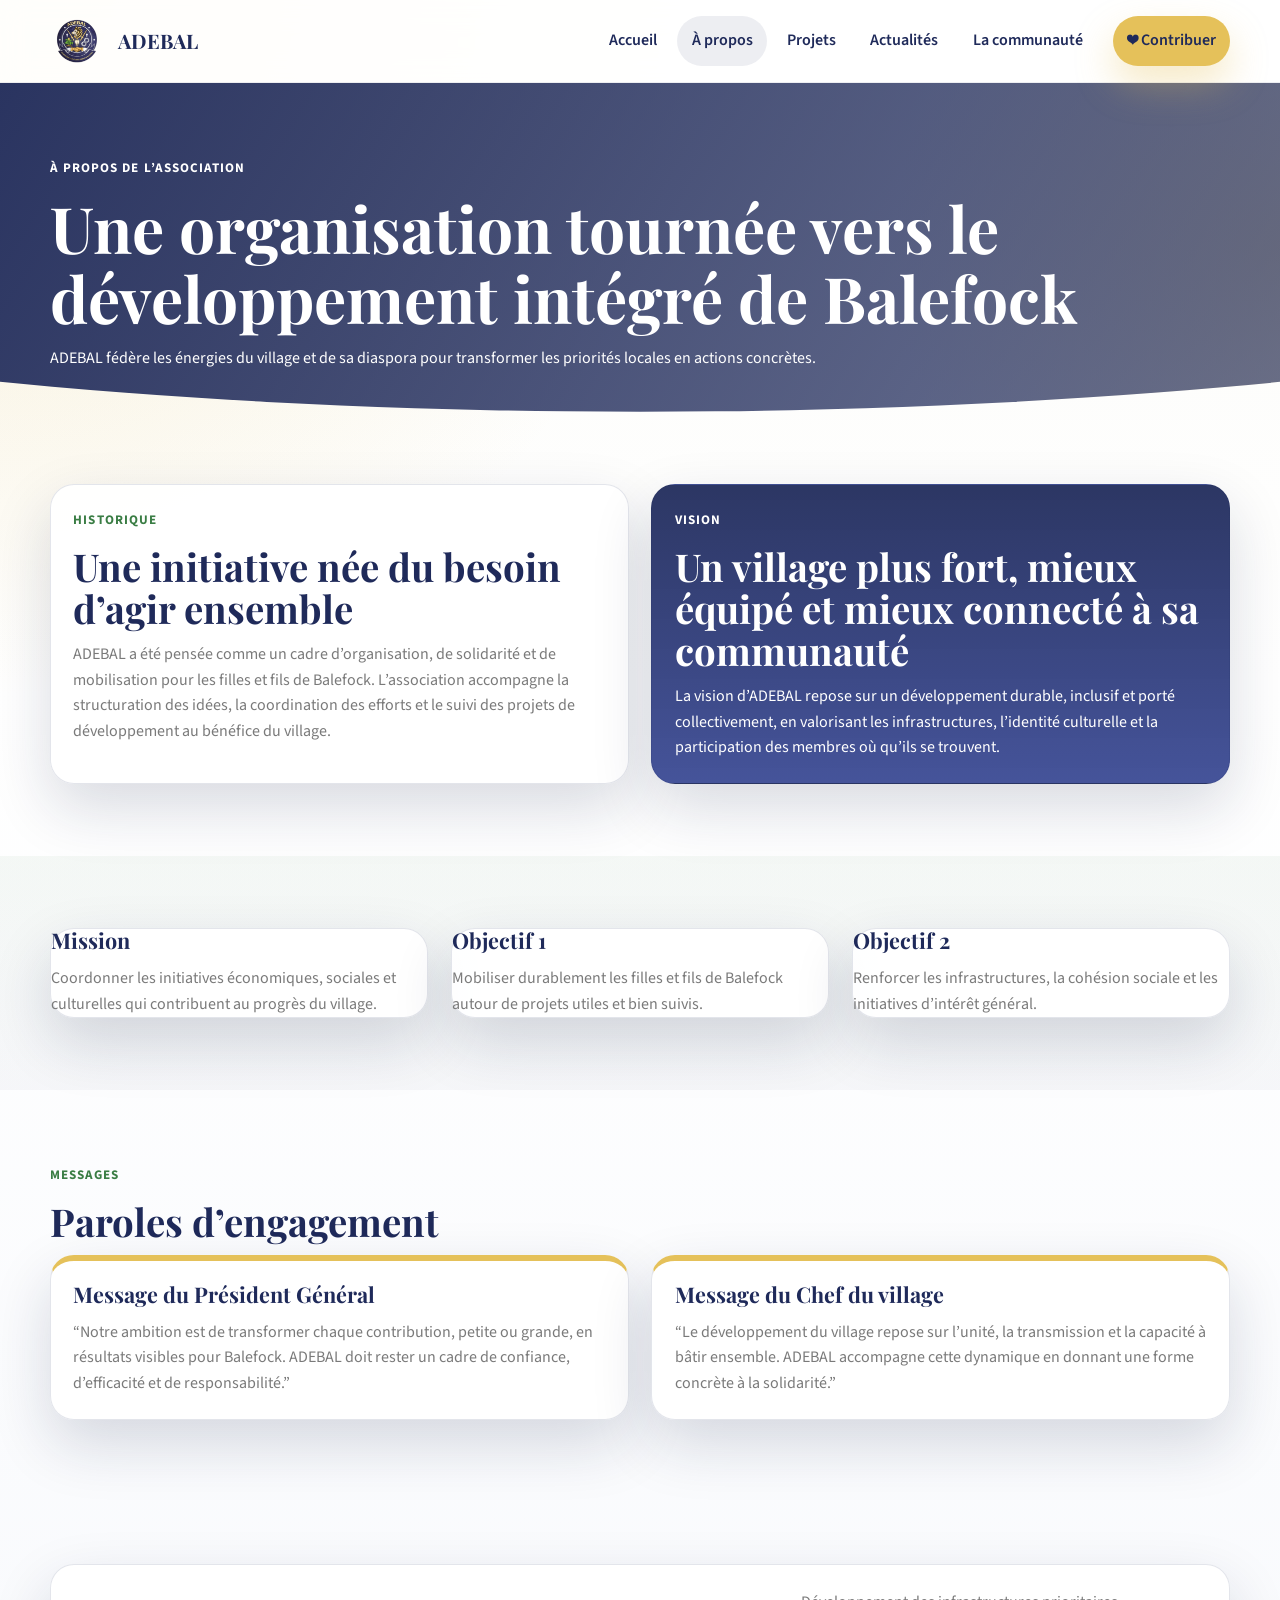
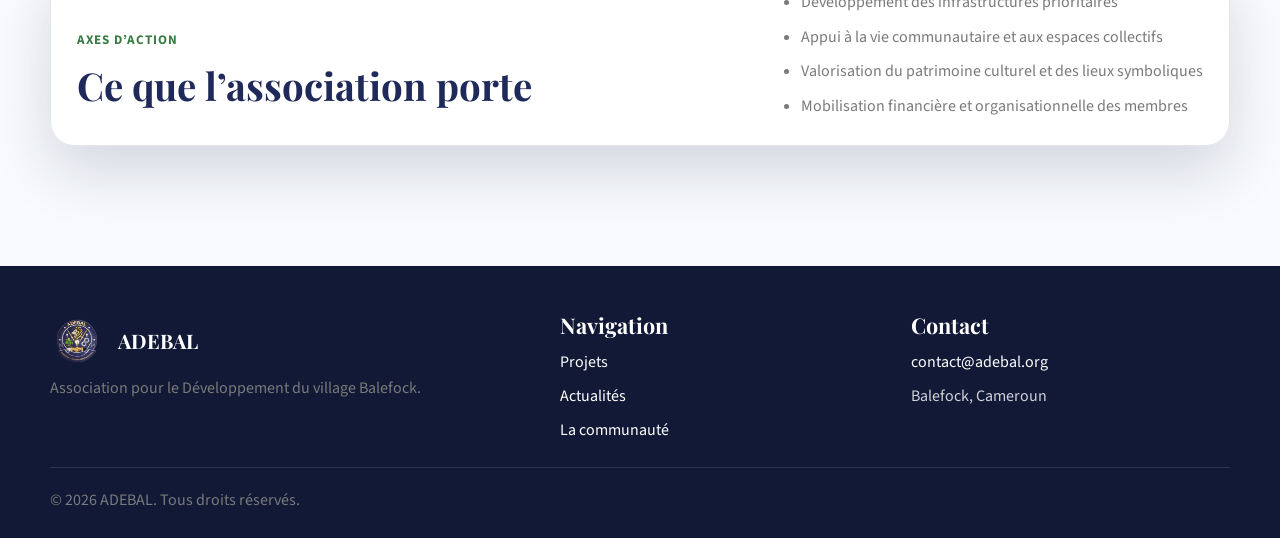
<file: about.html>
<!DOCTYPE html>
<html lang="fr">
<head>
  <meta charset="UTF-8">
  <meta name="viewport" content="width=device-width, initial-scale=1.0">
  <meta name="description" content="Découvrez l'histoire, la mission et la vision de l'association ADEBAL.">
  <title>ADEBAL | À propos</title>
  <link rel="preconnect" href="https://fonts.googleapis.com">
  <link rel="preconnect" href="https://fonts.gstatic.com" crossorigin>
  <link href="https://fonts.googleapis.com/css2?family=Playfair+Display:wght@600;700&family=Source+Sans+3:wght@400;500;600;700&display=swap" rel="stylesheet">
  <link rel="stylesheet" href="assets/css/style.css">
</head>
<body data-page="about">
  <header class="site-header">
    <div class="container nav-shell">
      <a class="brand" href="index.html">
        <img src="assets/images/logo.png" alt="Logo ADEBAL">
        <span>ADEBAL</span>
      </a>
      <button class="nav-toggle" type="button" aria-expanded="false" aria-controls="site-nav" aria-label="Ouvrir le menu">
        <span></span>
        <span></span>
        <span></span>
      </button>
      <nav class="site-nav" id="site-nav">
        <a href="index.html">Accueil</a>
        <a class="active" href="about.html">À propos</a>
        <a href="projects.html">Projets</a>
        <a href="news.html">Actualités</a>
        <a href="community.html">La communauté</a>
        <a class="btn btn-gold nav-cta" href="contribute.html">❤ Contribuer</a>
      </nav>
    </div>
  </header>

  <main>
    <section class="page-hero page-hero-about">
      <div class="container">
        <span class="eyebrow">À propos de l’association</span>
        <h1>Une organisation tournée vers le développement intégré de Balefock</h1>
        <p>ADEBAL fédère les énergies du village et de sa diaspora pour transformer les priorités locales en actions concrètes.</p>
      </div>
    </section>

    <section class="section">
      <div class="container two-column">
        <article class="content-card">
          <span class="eyebrow">Historique</span>
          <h2>Une initiative née du besoin d’agir ensemble</h2>
          <p>
            ADEBAL a été pensée comme un cadre d’organisation, de solidarité et de mobilisation pour les filles et fils
            de Balefock. L’association accompagne la structuration des idées, la coordination des efforts et le suivi des
            projets de développement au bénéfice du village.
          </p>
        </article>
        <article class="content-card accent-card">
          <span class="eyebrow">Vision</span>
          <h2>Un village plus fort, mieux équipé et mieux connecté à sa communauté</h2>
          <p>
            La vision d’ADEBAL repose sur un développement durable, inclusif et porté collectivement, en valorisant les
            infrastructures, l’identité culturelle et la participation des membres où qu’ils se trouvent.
          </p>
        </article>
      </div>
    </section>

    <section class="section section-soft">
      <div class="container three-column">
        <article class="info-block">
          <h3>Mission</h3>
          <p>Coordonner les initiatives économiques, sociales et culturelles qui contribuent au progrès du village.</p>
        </article>
        <article class="info-block">
          <h3>Objectif 1</h3>
          <p>Mobiliser durablement les filles et fils de Balefock autour de projets utiles et bien suivis.</p>
        </article>
        <article class="info-block">
          <h3>Objectif 2</h3>
          <p>Renforcer les infrastructures, la cohésion sociale et les initiatives d’intérêt général.</p>
        </article>
      </div>
    </section>

    <section class="section">
      <div class="container section-head">
        <div>
          <span class="eyebrow">Messages</span>
          <h2>Paroles d’engagement</h2>
        </div>
      </div>
      <div class="container two-column">
        <article class="message-card">
          <h3>Message du Président Général</h3>
          <p>
            “Notre ambition est de transformer chaque contribution, petite ou grande, en résultats visibles pour Balefock.
            ADEBAL doit rester un cadre de confiance, d’efficacité et de responsabilité.”
          </p>
        </article>
        <article class="message-card">
          <h3>Message du Chef du village</h3>
          <p>
            “Le développement du village repose sur l’unité, la transmission et la capacité à bâtir ensemble.
            ADEBAL accompagne cette dynamique en donnant une forme concrète à la solidarité.”
          </p>
        </article>
      </div>
    </section>

    <section class="section">
      <div class="container split-panel">
        <div>
          <span class="eyebrow">Axes d’action</span>
          <h2>Ce que l’association porte</h2>
        </div>
        <ul class="clean-list">
          <li>Développement des infrastructures prioritaires</li>
          <li>Appui à la vie communautaire et aux espaces collectifs</li>
          <li>Valorisation du patrimoine culturel et des lieux symboliques</li>
          <li>Mobilisation financière et organisationnelle des membres</li>
        </ul>
      </div>
    </section>
  </main>

  <footer class="site-footer">
    <div class="container footer-grid">
      <div>
        <a class="brand footer-brand" href="index.html">
          <img src="assets/images/logo.png" alt="Logo ADEBAL">
          <span>ADEBAL</span>
        </a>
        <p>Association pour le Développement du village Balefock.</p>
      </div>
      <div>
        <h3>Navigation</h3>
        <ul>
          <li><a href="projects.html">Projets</a></li>
          <li><a href="news.html">Actualités</a></li>
          <li><a href="community.html">La communauté</a></li>
        </ul>
      </div>
      <div>
        <h3>Contact</h3>
        <ul>
          <li><a href="mailto:contact@adebal.org">contact@adebal.org</a></li>
          <li>Balefock, Cameroun</li>
        </ul>
      </div>
    </div>
    <div class="container footer-bottom">
      <p>© <span id="current-year"></span> ADEBAL. Tous droits réservés.</p>
    </div>
  </footer>

  <script src="assets/js/script.js"></script>
</body>
</html>
</file>
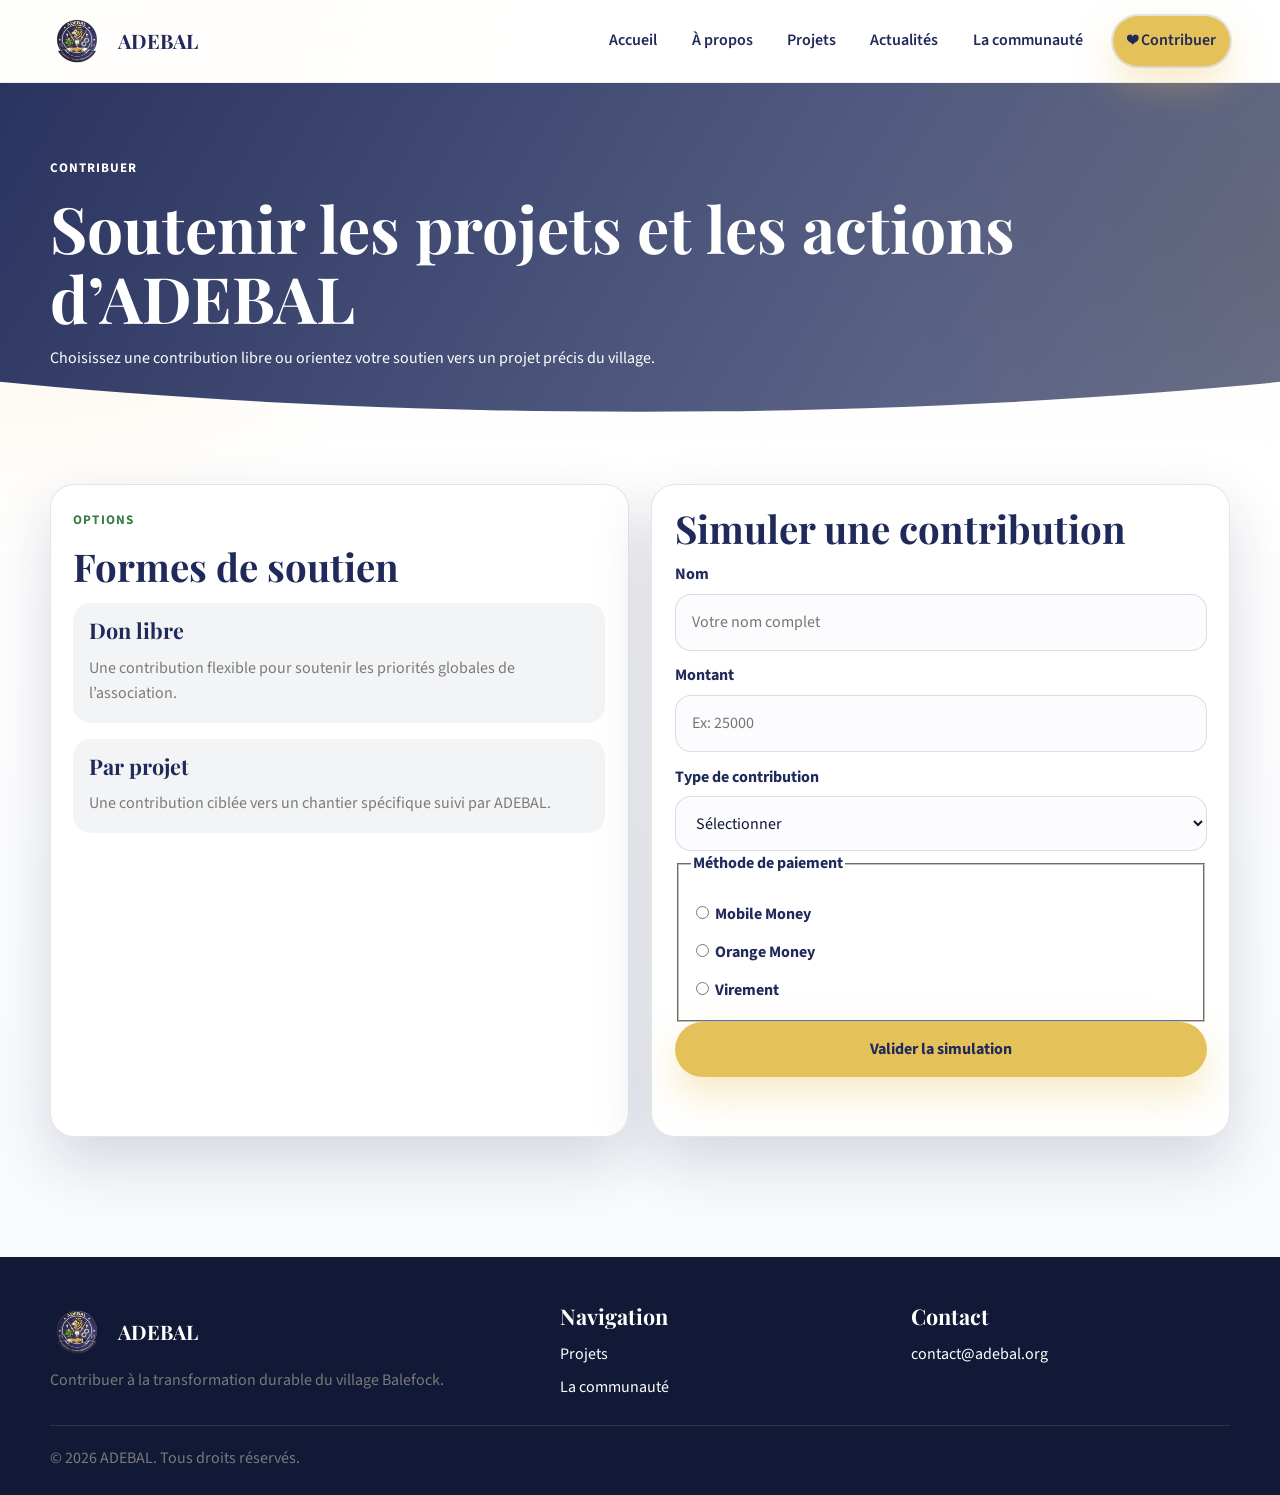
<file: contribute.html>
<!DOCTYPE html>
<html lang="fr">
<head>
  <meta charset="UTF-8">
  <meta name="viewport" content="width=device-width, initial-scale=1.0">
  <meta name="description" content="Contribuez aux actions et projets de développement portés par ADEBAL.">
  <title>ADEBAL | Contribuer</title>
  <link rel="preconnect" href="https://fonts.googleapis.com">
  <link rel="preconnect" href="https://fonts.gstatic.com" crossorigin>
  <link href="https://fonts.googleapis.com/css2?family=Playfair+Display:wght@600;700&family=Source+Sans+3:wght@400;500;600;700&display=swap" rel="stylesheet">
  <link rel="stylesheet" href="assets/css/style.css">
</head>
<body data-page="contribute">
  <header class="site-header">
    <div class="container nav-shell">
      <a class="brand" href="index.html">
        <img src="assets/images/logo.png" alt="Logo ADEBAL">
        <span>ADEBAL</span>
      </a>
      <button class="nav-toggle" type="button" aria-expanded="false" aria-controls="site-nav" aria-label="Ouvrir le menu">
        <span></span>
        <span></span>
        <span></span>
      </button>
      <nav class="site-nav" id="site-nav">
        <a href="index.html">Accueil</a>
        <a href="about.html">À propos</a>
        <a href="projects.html">Projets</a>
        <a href="news.html">Actualités</a>
        <a href="community.html">La communauté</a>
        <a class="btn btn-gold nav-cta active-cta" href="contribute.html">❤ Contribuer</a>
      </nav>
    </div>
  </header>

  <main>
    <section class="page-hero page-hero-contribute">
      <div class="container">
        <span class="eyebrow">Contribuer</span>
        <h1>Soutenir les projets et les actions d’ADEBAL</h1>
        <p>Choisissez une contribution libre ou orientez votre soutien vers un projet précis du village.</p>
      </div>
    </section>

    <section class="section">
      <div class="container contribution-layout">
        <article class="content-card">
          <span class="eyebrow">Options</span>
          <h2>Formes de soutien</h2>
          <div class="option-list">
            <div class="option-item">
              <h3>Don libre</h3>
              <p>Une contribution flexible pour soutenir les priorités globales de l’association.</p>
            </div>
            <div class="option-item">
              <h3>Par projet</h3>
              <p>Une contribution ciblée vers un chantier spécifique suivi par ADEBAL.</p>
            </div>
          </div>
        </article>

        <form class="ui-form donation-form" data-validate>
          <h2>Simuler une contribution</h2>
          <label for="donor-name">Nom</label>
          <input id="donor-name" name="name" type="text" placeholder="Votre nom complet" required>

          <label for="donation-amount">Montant</label>
          <input id="donation-amount" name="amount" type="number" min="1" placeholder="Ex: 25000" required>

          <label for="donation-target">Type de contribution</label>
          <select id="donation-target" name="target" required>
            <option value="">Sélectionner</option>
            <option value="libre">Don libre</option>
            <option value="pont">Travaux du Pont de Nkong</option>
            <option value="cooperative">Rénovation de la coopérative</option>
            <option value="tribune">Construction de la tribune</option>
            <option value="fomenlepe">Construction du lieu sacré Fomenlepe</option>
          </select>

          <fieldset>
            <legend>Méthode de paiement</legend>
            <label class="inline-option"><input type="radio" name="payment" value="mobile-money" required> Mobile Money</label>
            <label class="inline-option"><input type="radio" name="payment" value="orange-money" required> Orange Money</label>
            <label class="inline-option"><input type="radio" name="payment" value="virement" required> Virement</label>
          </fieldset>

          <button class="btn btn-gold full-width" type="submit">Valider la simulation</button>
          <p class="form-feedback" aria-live="polite"></p>
        </form>
      </div>
    </section>
  </main>

  <footer class="site-footer">
    <div class="container footer-grid">
      <div>
        <a class="brand footer-brand" href="index.html">
          <img src="assets/images/logo.png" alt="Logo ADEBAL">
          <span>ADEBAL</span>
        </a>
        <p>Contribuer à la transformation durable du village Balefock.</p>
      </div>
      <div>
        <h3>Navigation</h3>
        <ul>
          <li><a href="projects.html">Projets</a></li>
          <li><a href="community.html">La communauté</a></li>
        </ul>
      </div>
      <div>
        <h3>Contact</h3>
        <ul>
          <li><a href="mailto:contact@adebal.org">contact@adebal.org</a></li>
        </ul>
      </div>
    </div>
    <div class="container footer-bottom">
      <p>© <span id="current-year"></span> ADEBAL. Tous droits réservés.</p>
    </div>
  </footer>

  <script src="assets/js/script.js"></script>
</body>
</html>
</file>
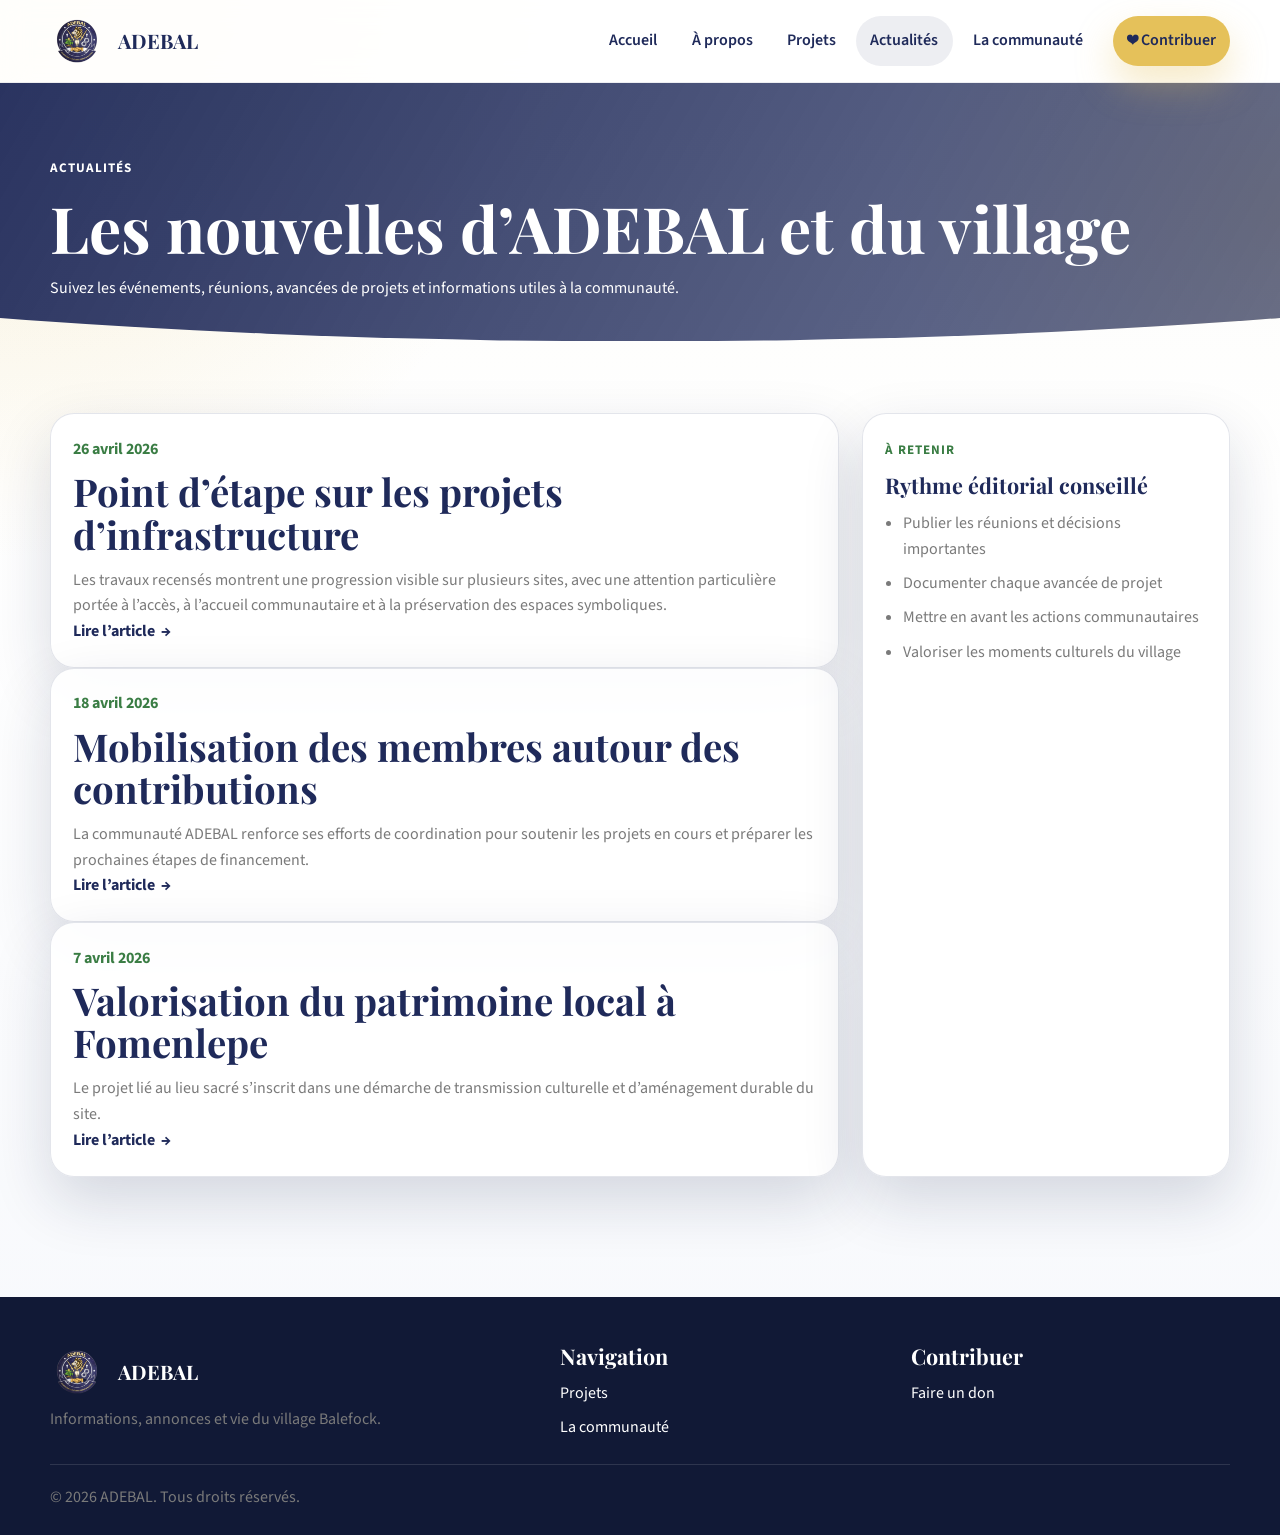
<file: news.html>
<!DOCTYPE html>
<html lang="fr">
<head>
  <meta charset="UTF-8">
  <meta name="viewport" content="width=device-width, initial-scale=1.0">
  <meta name="description" content="Actualités et annonces de l'association ADEBAL et du village Balefock.">
  <title>ADEBAL | Actualités</title>
  <link rel="preconnect" href="https://fonts.googleapis.com">
  <link rel="preconnect" href="https://fonts.gstatic.com" crossorigin>
  <link href="https://fonts.googleapis.com/css2?family=Playfair+Display:wght@600;700&family=Source+Sans+3:wght@400;500;600;700&display=swap" rel="stylesheet">
  <link rel="stylesheet" href="assets/css/style.css">
</head>
<body data-page="news">
  <header class="site-header">
    <div class="container nav-shell">
      <a class="brand" href="index.html">
        <img src="assets/images/logo.png" alt="Logo ADEBAL">
        <span>ADEBAL</span>
      </a>
      <button class="nav-toggle" type="button" aria-expanded="false" aria-controls="site-nav" aria-label="Ouvrir le menu">
        <span></span>
        <span></span>
        <span></span>
      </button>
      <nav class="site-nav" id="site-nav">
        <a href="index.html">Accueil</a>
        <a href="about.html">À propos</a>
        <a href="projects.html">Projets</a>
        <a class="active" href="news.html">Actualités</a>
        <a href="community.html">La communauté</a>
        <a class="btn btn-gold nav-cta" href="contribute.html">❤ Contribuer</a>
      </nav>
    </div>
  </header>

  <main>
    <section class="page-hero page-hero-news">
      <div class="container">
        <span class="eyebrow">Actualités</span>
        <h1>Les nouvelles d’ADEBAL et du village</h1>
        <p>Suivez les événements, réunions, avancées de projets et informations utiles à la communauté.</p>
      </div>
    </section>

    <section class="section">
      <div class="container news-layout">
        <div class="news-list">
          <article class="article-card">
            <span class="news-date">26 avril 2026</span>
            <h2>Point d’étape sur les projets d’infrastructure</h2>
            <p>Les travaux recensés montrent une progression visible sur plusieurs sites, avec une attention particulière portée à l’accès, à l’accueil communautaire et à la préservation des espaces symboliques.</p>
            <a class="text-link" href="#">Lire l’article</a>
          </article>
          <article class="article-card">
            <span class="news-date">18 avril 2026</span>
            <h2>Mobilisation des membres autour des contributions</h2>
            <p>La communauté ADEBAL renforce ses efforts de coordination pour soutenir les projets en cours et préparer les prochaines étapes de financement.</p>
            <a class="text-link" href="#">Lire l’article</a>
          </article>
          <article class="article-card">
            <span class="news-date">7 avril 2026</span>
            <h2>Valorisation du patrimoine local à Fomenlepe</h2>
            <p>Le projet lié au lieu sacré s’inscrit dans une démarche de transmission culturelle et d’aménagement durable du site.</p>
            <a class="text-link" href="#">Lire l’article</a>
          </article>
        </div>

        <aside class="sidebar-card">
          <span class="eyebrow">À retenir</span>
          <h3>Rythme éditorial conseillé</h3>
          <ul class="clean-list">
            <li>Publier les réunions et décisions importantes</li>
            <li>Documenter chaque avancée de projet</li>
            <li>Mettre en avant les actions communautaires</li>
            <li>Valoriser les moments culturels du village</li>
          </ul>
        </aside>
      </div>
    </section>
  </main>

  <footer class="site-footer">
    <div class="container footer-grid">
      <div>
        <a class="brand footer-brand" href="index.html">
          <img src="assets/images/logo.png" alt="Logo ADEBAL">
          <span>ADEBAL</span>
        </a>
        <p>Informations, annonces et vie du village Balefock.</p>
      </div>
      <div>
        <h3>Navigation</h3>
        <ul>
          <li><a href="projects.html">Projets</a></li>
          <li><a href="community.html">La communauté</a></li>
        </ul>
      </div>
      <div>
        <h3>Contribuer</h3>
        <ul>
          <li><a href="contribute.html">Faire un don</a></li>
        </ul>
      </div>
    </div>
    <div class="container footer-bottom">
      <p>© <span id="current-year"></span> ADEBAL. Tous droits réservés.</p>
    </div>
  </footer>

  <script src="assets/js/script.js"></script>
</body>
</html>
</file>
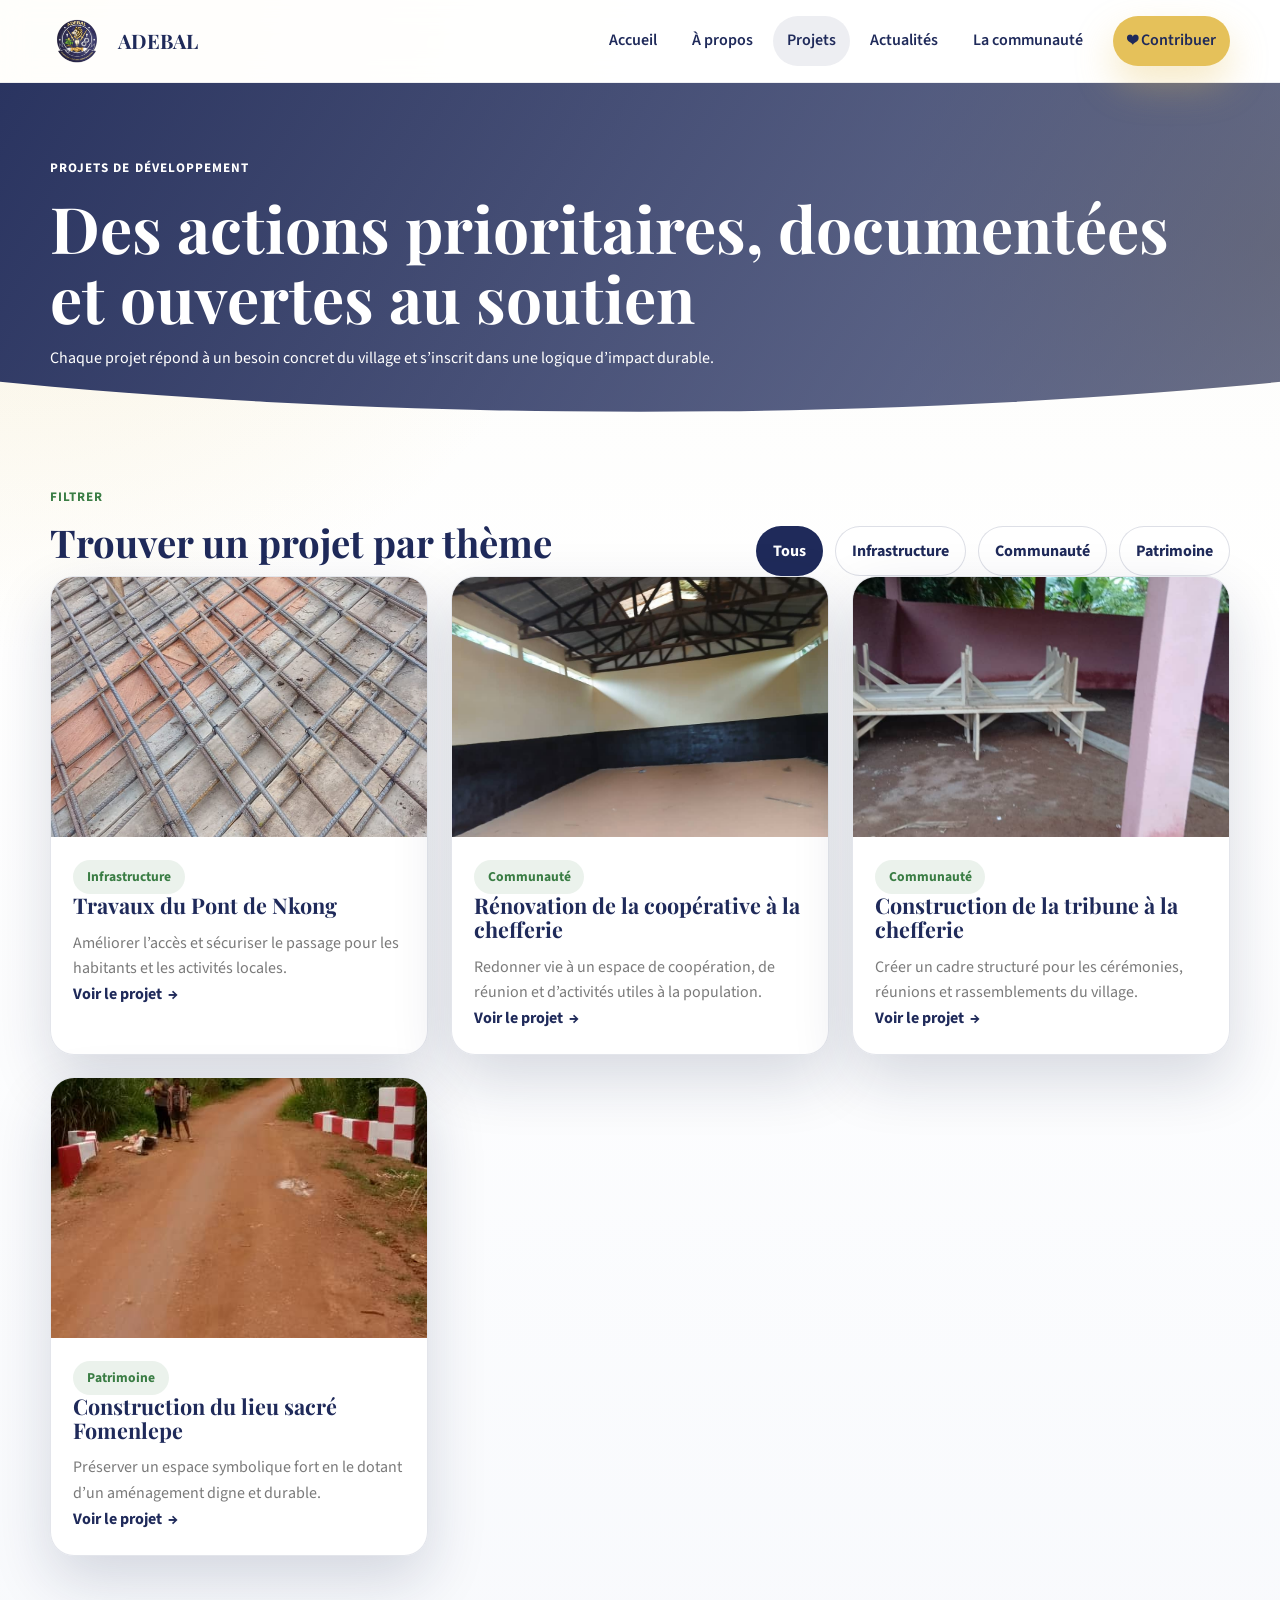
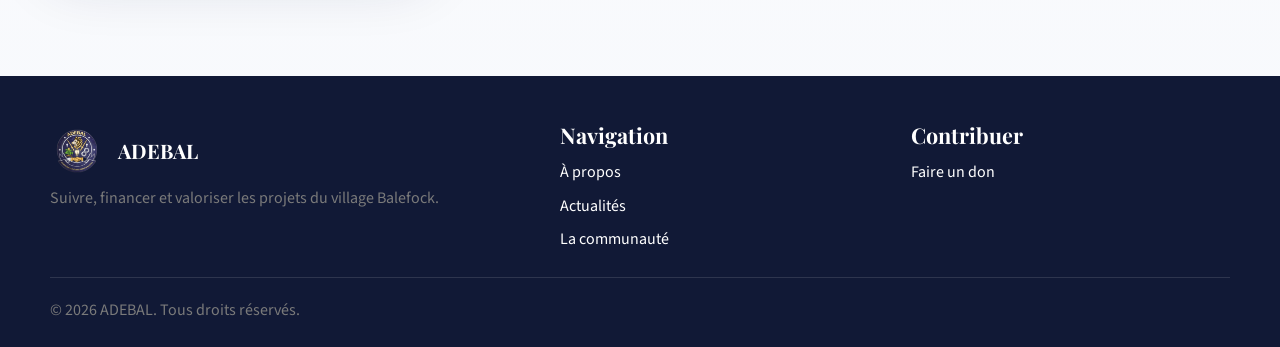
<file: projects.html>
<!DOCTYPE html>
<html lang="fr">
<head>
  <meta charset="UTF-8">
  <meta name="viewport" content="width=device-width, initial-scale=1.0">
  <meta name="description" content="Explorez les projets de développement d'ADEBAL à Balefock.">
  <title>ADEBAL | Projets</title>
  <link rel="preconnect" href="https://fonts.googleapis.com">
  <link rel="preconnect" href="https://fonts.gstatic.com" crossorigin>
  <link href="https://fonts.googleapis.com/css2?family=Playfair+Display:wght@600;700&family=Source+Sans+3:wght@400;500;600;700&display=swap" rel="stylesheet">
  <link rel="stylesheet" href="assets/css/style.css">
</head>
<body data-page="projects">
  <header class="site-header">
    <div class="container nav-shell">
      <a class="brand" href="index.html">
        <img src="assets/images/logo.png" alt="Logo ADEBAL">
        <span>ADEBAL</span>
      </a>
      <button class="nav-toggle" type="button" aria-expanded="false" aria-controls="site-nav" aria-label="Ouvrir le menu">
        <span></span>
        <span></span>
        <span></span>
      </button>
      <nav class="site-nav" id="site-nav">
        <a href="index.html">Accueil</a>
        <a href="about.html">À propos</a>
        <a class="active" href="projects.html">Projets</a>
        <a href="news.html">Actualités</a>
        <a href="community.html">La communauté</a>
        <a class="btn btn-gold nav-cta" href="contribute.html">❤ Contribuer</a>
      </nav>
    </div>
  </header>

  <main>
    <section class="page-hero page-hero-projects">
      <div class="container">
        <span class="eyebrow">Projets de développement</span>
        <h1>Des actions prioritaires, documentées et ouvertes au soutien</h1>
        <p>Chaque projet répond à un besoin concret du village et s’inscrit dans une logique d’impact durable.</p>
      </div>
    </section>

    <section class="section">
      <div class="container">
        <div class="filter-bar">
          <div>
            <span class="eyebrow">Filtrer</span>
            <h2>Trouver un projet par thème</h2>
          </div>
          <div class="filter-actions">
            <button class="filter-btn active" type="button" data-filter="all">Tous</button>
            <button class="filter-btn" type="button" data-filter="infrastructure">Infrastructure</button>
            <button class="filter-btn" type="button" data-filter="communaute">Communauté</button>
            <button class="filter-btn" type="button" data-filter="patrimoine">Patrimoine</button>
          </div>
        </div>

        <div class="card-grid projects-grid" id="project-list">
          <article class="project-card" data-category="infrastructure">
            <img src="assets/images/projects/pont-nkong/pont-nkong-4.jpeg" alt="Travaux du Pont de Nkong">
            <div class="card-body">
              <span class="tag">Infrastructure</span>
              <h3>Travaux du Pont de Nkong</h3>
              <p>Améliorer l’accès et sécuriser le passage pour les habitants et les activités locales.</p>
              <a class="text-link" href="project-detail.html?project=pont-nkong">Voir le projet</a>
            </div>
          </article>

          <article class="project-card" data-category="communaute">
            <img src="assets/images/projects/cooperative-chefferie/cooperative-2.jpeg" alt="Rénovation de la coopérative à la chefferie">
            <div class="card-body">
              <span class="tag">Communauté</span>
              <h3>Rénovation de la coopérative à la chefferie</h3>
              <p>Redonner vie à un espace de coopération, de réunion et d’activités utiles à la population.</p>
              <a class="text-link" href="project-detail.html?project=cooperative-chefferie">Voir le projet</a>
            </div>
          </article>

          <article class="project-card" data-category="communaute">
            <img src="assets/images/projects/tribune-chefferie/tribune-1.jpeg" alt="Construction de la tribune à la chefferie">
            <div class="card-body">
              <span class="tag">Communauté</span>
              <h3>Construction de la tribune à la chefferie</h3>
              <p>Créer un cadre structuré pour les cérémonies, réunions et rassemblements du village.</p>
              <a class="text-link" href="project-detail.html?project=tribune-chefferie">Voir le projet</a>
            </div>
          </article>

          <article class="project-card" data-category="patrimoine">
            <img src="assets/images/projects/fomenlepe/fomenlepe-4.jpeg" alt="Construction du lieu sacré Fomenlepe">
            <div class="card-body">
              <span class="tag">Patrimoine</span>
              <h3>Construction du lieu sacré Fomenlepe</h3>
              <p>Préserver un espace symbolique fort en le dotant d’un aménagement digne et durable.</p>
              <a class="text-link" href="project-detail.html?project=fomenlepe">Voir le projet</a>
            </div>
          </article>
        </div>
      </div>
    </section>
  </main>

  <footer class="site-footer">
    <div class="container footer-grid">
      <div>
        <a class="brand footer-brand" href="index.html">
          <img src="assets/images/logo.png" alt="Logo ADEBAL">
          <span>ADEBAL</span>
        </a>
        <p>Suivre, financer et valoriser les projets du village Balefock.</p>
      </div>
      <div>
        <h3>Navigation</h3>
        <ul>
          <li><a href="about.html">À propos</a></li>
          <li><a href="news.html">Actualités</a></li>
          <li><a href="community.html">La communauté</a></li>
        </ul>
      </div>
      <div>
        <h3>Contribuer</h3>
        <ul>
          <li><a href="contribute.html">Faire un don</a></li>
        </ul>
      </div>
    </div>
    <div class="container footer-bottom">
      <p>© <span id="current-year"></span> ADEBAL. Tous droits réservés.</p>
    </div>
  </footer>

  <script src="assets/js/script.js"></script>
</body>
</html>
</file>
<file: assets/css/style.css>
:root {
  --blue: #1f2a5a;
  --gold: #e5c15a;
  --white: #ffffff;
  --green: #3a7d44;
  --gray: #7a7a7a;
  --ink: #10162f;
  --soft: #f5f3eb;
  --line: rgba(31, 42, 90, 0.12);
  --shadow: 0 24px 60px rgba(20, 30, 68, 0.16);
  --radius: 24px;
  --radius-sm: 16px;
  --container: 1180px;
}

*,
*::before,
*::after {
  box-sizing: border-box;
}

html {
  scroll-behavior: smooth;
}

body {
  margin: 0;
  font-family: "Source Sans 3", "Segoe UI", sans-serif;
  color: var(--ink);
  background:
    radial-gradient(circle at top left, rgba(229, 193, 90, 0.24), transparent 28%),
    linear-gradient(180deg, #fbfbf8 0%, #ffffff 32%, #f6f8fc 100%);
  line-height: 1.6;
}

img {
  display: block;
  max-width: 100%;
}

a {
  color: inherit;
  text-decoration: none;
}

button,
input,
select,
textarea {
  font: inherit;
}

.container {
  width: min(calc(100% - 2rem), var(--container));
  margin: 0 auto;
}

/* Navigation fixe avec fond légèrement vitré */
.site-header {
  position: sticky;
  top: 0;
  z-index: 50;
  backdrop-filter: blur(14px);
  background: rgba(255, 255, 255, 0.9);
  border-bottom: 1px solid rgba(31, 42, 90, 0.08);
}

.nav-shell {
  display: flex;
  align-items: center;
  justify-content: space-between;
  gap: 1rem;
  min-height: 82px;
}

.brand {
  display: inline-flex;
  align-items: center;
  gap: 0.85rem;
  font-family: "Playfair Display", Georgia, serif;
  font-size: 1.25rem;
  font-weight: 700;
  color: var(--blue);
}

.brand img {
  width: 54px;
  height: 54px;
  object-fit: contain;
}

.site-nav {
  position: fixed;
  inset: 82px 1rem auto 1rem;
  display: none;
  flex-direction: column;
  gap: 0.35rem;
  padding: 1rem;
  background: var(--white);
  border: 1px solid var(--line);
  border-radius: 22px;
  box-shadow: var(--shadow);
}

.site-nav.open {
  display: flex;
}

.site-nav a {
  padding: 0.75rem 0.9rem;
  border-radius: 999px;
  font-weight: 600;
  color: var(--blue);
}

.site-nav a.active {
  background: rgba(31, 42, 90, 0.08);
}

.site-nav .nav-cta {
  margin-top: 0.35rem;
  justify-content: center;
}

.nav-toggle {
  display: inline-flex;
  flex-direction: column;
  justify-content: center;
  gap: 5px;
  width: 48px;
  height: 48px;
  border: 0;
  border-radius: 50%;
  background: rgba(31, 42, 90, 0.08);
  padding: 0.9rem;
  cursor: pointer;
}

.nav-toggle span {
  display: block;
  height: 2px;
  background: var(--blue);
  border-radius: 999px;
}

.btn {
  display: inline-flex;
  align-items: center;
  justify-content: center;
  gap: 0.5rem;
  border: 0;
  border-radius: 999px;
  padding: 0.9rem 1.4rem;
  font-weight: 700;
  transition: transform 180ms ease, box-shadow 180ms ease, background 180ms ease;
  cursor: pointer;
}

.btn:hover,
.btn:focus-visible {
  transform: translateY(-2px);
}

.btn-primary {
  background: var(--blue);
  color: var(--white);
  box-shadow: 0 18px 38px rgba(31, 42, 90, 0.24);
}

.btn-gold {
  background: var(--gold);
  color: var(--blue);
  box-shadow: 0 18px 38px rgba(229, 193, 90, 0.35);
}

.active-cta {
  outline: 2px solid rgba(31, 42, 90, 0.12);
}

.text-link {
  display: inline-flex;
  align-items: center;
  gap: 0.35rem;
  color: var(--blue);
  font-weight: 700;
}

.text-link::after {
  content: "→";
}

.eyebrow {
  display: inline-block;
  margin-bottom: 0.85rem;
  color: var(--green);
  font-weight: 700;
  letter-spacing: 0.08em;
  text-transform: uppercase;
  font-size: 0.82rem;
}

h1,
h2,
h3 {
  margin: 0 0 0.8rem;
  font-family: "Playfair Display", Georgia, serif;
  line-height: 1.1;
  color: var(--blue);
}

h1 {
  font-size: clamp(2.4rem, 5vw, 4.8rem);
}

h2 {
  font-size: clamp(1.8rem, 3vw, 3rem);
}

h3 {
  font-size: 1.35rem;
}

p {
  margin: 0;
  color: var(--gray);
}

/* Blocs hero avec ambiance visuelle commune */
.hero,
.page-hero {
  position: relative;
  padding: 4.5rem 0 2.5rem;
}

.hero::before,
.page-hero::before {
  content: "";
  position: absolute;
  inset: 0;
  background:
    linear-gradient(120deg, rgba(31, 42, 90, 0.95), rgba(31, 42, 90, 0.66)),
    radial-gradient(circle at right center, rgba(229, 193, 90, 0.32), transparent 30%);
  clip-path: ellipse(120% 100% at 50% 0%);
}

.hero .container,
.page-hero .container {
  position: relative;
  z-index: 1;
  color: var(--white);
}

.hero h1,
.page-hero h1,
.hero p,
.page-hero p,
.hero .eyebrow,
.page-hero .eyebrow {
  color: var(--white);
}

.hero-grid,
.detail-hero-grid {
  display: grid;
  gap: 2rem;
  align-items: center;
}

.hero-actions {
  display: flex;
  flex-wrap: wrap;
  gap: 0.85rem;
  margin-top: 1.6rem;
}

.layered-visual {
  position: relative;
  min-height: 380px;
}

.hero-card {
  position: absolute;
  overflow: hidden;
  border-radius: 30px;
  box-shadow: var(--shadow);
}

.hero-card img {
  width: 100%;
  height: 100%;
  object-fit: cover;
}

.hero-card-main {
  inset: 0 2.5rem 0 0;
}

.hero-card-accent {
  right: 0;
  bottom: -1rem;
  width: 46%;
  height: 48%;
  border: 7px solid rgba(255, 255, 255, 0.8);
}

.section {
  padding: 4.5rem 0;
}

.section-soft {
  background: linear-gradient(180deg, rgba(58, 125, 68, 0.05), rgba(31, 42, 90, 0.03));
}

.split-panel,
.section-head,
.filter-bar,
.cta-band-inner {
  display: flex;
  flex-direction: column;
  gap: 1rem;
}

.split-panel,
.content-card,
.message-card,
.sidebar-card,
.ui-form,
.info-block,
.project-card,
.news-card,
.article-card {
  background: rgba(255, 255, 255, 0.92);
  border: 1px solid var(--line);
  border-radius: var(--radius);
  box-shadow: var(--shadow);
}

.split-panel {
  padding: 1.6rem;
}

.card-grid,
.news-preview-grid,
.two-column,
.three-column,
.org-grid,
.detail-grid,
.docs-contact-grid,
.contribution-layout,
.news-layout {
  display: grid;
  gap: 1.4rem;
}

.project-card,
.news-card,
.article-card {
  overflow: hidden;
}

.project-card img,
.detail-hero-image img {
  width: 100%;
  height: 260px;
  object-fit: cover;
}

.card-body,
.content-card,
.message-card,
.sidebar-card,
.ui-form,
.news-card,
.article-card {
  padding: 1.4rem;
}

.tag,
.status-pill,
.budget-pill {
  display: inline-flex;
  align-items: center;
  gap: 0.4rem;
  padding: 0.4rem 0.85rem;
  border-radius: 999px;
  font-size: 0.85rem;
  font-weight: 700;
}

.tag,
.status-pill {
  color: var(--green);
  background: rgba(58, 125, 68, 0.1);
}

.budget-pill {
  color: var(--blue);
  background: rgba(229, 193, 90, 0.22);
}

.gallery-preview,
.detail-gallery {
  display: grid;
  gap: 1rem;
}

.gallery-preview {
  grid-template-columns: 1fr 1fr;
}

.gallery-tile {
  border: 0;
  padding: 0;
  border-radius: 24px;
  overflow: hidden;
  min-height: 180px;
  background: var(--white);
  box-shadow: var(--shadow);
  cursor: pointer;
}

.gallery-tile img,
.detail-gallery img {
  width: 100%;
  height: 100%;
  object-fit: cover;
}

.gallery-tile.tall {
  grid-row: span 2;
  min-height: 380px;
}

.gallery-tile.wide {
  grid-column: span 2;
}

.cta-band {
  padding-top: 1rem;
}

.cta-band-inner {
  padding: 2rem;
  border-radius: 28px;
  background: linear-gradient(135deg, var(--blue), #31418f);
  color: var(--white);
  box-shadow: var(--shadow);
}

.cta-band-inner h2,
.cta-band-inner .eyebrow {
  color: var(--white);
}

.site-footer {
  margin-top: 3rem;
  padding: 3rem 0 1.5rem;
  background: #111936;
  color: rgba(255, 255, 255, 0.8);
}

.site-footer h3,
.site-footer a,
.footer-brand span {
  color: var(--white);
}

.site-footer ul {
  margin: 0;
  padding: 0;
  list-style: none;
}

.site-footer li + li {
  margin-top: 0.5rem;
}

.footer-grid {
  display: grid;
  gap: 2rem;
}

.footer-bottom {
  margin-top: 1.5rem;
  padding-top: 1.25rem;
  border-top: 1px solid rgba(255, 255, 255, 0.12);
}

.clean-list {
  margin: 0;
  padding-left: 1.1rem;
  color: var(--gray);
}

.clean-list li + li {
  margin-top: 0.55rem;
}

.accent-card {
  background: linear-gradient(180deg, rgba(31, 42, 90, 0.94), rgba(49, 65, 143, 0.9));
}

.accent-card,
.accent-card h2,
.accent-card p,
.accent-card .eyebrow,
.accent-card .clean-list {
  color: var(--white);
}

.message-card {
  border-top: 6px solid var(--gold);
}

.filter-actions {
  display: flex;
  flex-wrap: wrap;
  gap: 0.75rem;
}

.filter-btn {
  border: 1px solid rgba(31, 42, 90, 0.15);
  background: var(--white);
  color: var(--blue);
  padding: 0.7rem 1rem;
  border-radius: 999px;
  font-weight: 700;
  cursor: pointer;
}

.filter-btn.active {
  background: var(--blue);
  color: var(--white);
}

.project-card.is-hidden {
  display: none;
}

.detail-badges {
  display: flex;
  flex-wrap: wrap;
  gap: 0.85rem;
  margin-top: 1.1rem;
}

.detail-hero-image {
  border-radius: 32px;
  overflow: hidden;
  box-shadow: var(--shadow);
}

.progress-shell {
  margin: 1.5rem 0;
}

.progress-meta {
  display: flex;
  justify-content: space-between;
  gap: 1rem;
  margin-bottom: 0.75rem;
  color: var(--white);
}

.progress-bar {
  height: 14px;
  border-radius: 999px;
  background: rgba(255, 255, 255, 0.25);
  overflow: hidden;
}

.progress-value {
  display: block;
  height: 100%;
  width: 0;
  border-radius: inherit;
  background: linear-gradient(90deg, var(--gold), #f6de8b);
  transition: width 900ms ease;
}

.full-width {
  width: 100%;
}

.detail-gallery {
  grid-template-columns: repeat(auto-fit, minmax(180px, 1fr));
}

.detail-gallery button {
  border: 0;
  padding: 0;
  background: transparent;
  cursor: pointer;
  border-radius: 20px;
  overflow: hidden;
  box-shadow: var(--shadow);
}

.detail-gallery img {
  aspect-ratio: 1 / 1;
}

.video-grid {
  display: grid;
  gap: 1rem;
}

.video-grid video {
  width: 100%;
  border-radius: 24px;
  box-shadow: var(--shadow);
  background: #000;
}

.news-date {
  display: inline-block;
  margin-bottom: 0.5rem;
  color: var(--green);
  font-weight: 700;
}

.ui-form label,
.ui-form legend {
  display: block;
  margin: 0.8rem 0 0.4rem;
  color: var(--blue);
  font-weight: 700;
}

.ui-form input,
.ui-form select,
.ui-form textarea {
  width: 100%;
  padding: 0.9rem 1rem;
  border: 1px solid rgba(31, 42, 90, 0.15);
  border-radius: 16px;
  background: #fcfcfe;
  color: var(--ink);
}

.ui-form input:focus,
.ui-form select:focus,
.ui-form textarea:focus {
  outline: 2px solid rgba(229, 193, 90, 0.45);
  border-color: rgba(31, 42, 90, 0.32);
}

.inline-option {
  display: flex;
  align-items: center;
  gap: 0.5rem;
  margin-top: 0.75rem;
}

.inline-option input {
  width: auto;
}

.form-feedback {
  min-height: 1.4rem;
  margin-top: 0.9rem;
  font-weight: 700;
}

.form-feedback.error {
  color: #b42318;
}

.form-feedback.success {
  color: var(--green);
}

.map-placeholder {
  display: grid;
  place-items: center;
  gap: 0.35rem;
  min-height: 220px;
  margin-top: 1rem;
  border-radius: 22px;
  background:
    linear-gradient(rgba(31, 42, 90, 0.78), rgba(31, 42, 90, 0.78)),
    url("../images/projects/pont-nkong/pont-nkong-6.jpeg") center/cover;
  color: var(--white);
  text-align: center;
}

.docs-list {
  margin: 0;
  padding: 0;
  list-style: none;
}

.docs-list li + li {
  margin-top: 0.8rem;
}

.docs-list a {
  color: var(--blue);
  font-weight: 700;
}

.option-list {
  display: grid;
  gap: 1rem;
  margin-top: 1rem;
}

.option-item {
  padding: 1rem;
  border-radius: 18px;
  background: rgba(31, 42, 90, 0.05);
}

/* Modale partagée pour les galeries d'images */
.modal {
  position: fixed;
  inset: 0;
  display: none;
  align-items: center;
  justify-content: center;
  padding: 1rem;
  background: rgba(10, 15, 30, 0.88);
  z-index: 100;
}

.modal.open {
  display: flex;
}

.modal img {
  max-width: min(92vw, 1100px);
  max-height: 84vh;
  border-radius: 24px;
}

.modal-close {
  position: absolute;
  top: 1rem;
  right: 1rem;
  width: 48px;
  height: 48px;
  border: 0;
  border-radius: 50%;
  background: rgba(255, 255, 255, 0.15);
  color: var(--white);
  font-size: 2rem;
  cursor: pointer;
}

@media (min-width: 700px) {
  .hero-grid,
  .detail-hero-grid,
  .two-column,
  .detail-grid,
  .docs-contact-grid,
  .contribution-layout,
  .news-layout {
    grid-template-columns: repeat(2, minmax(0, 1fr));
  }

  .three-column,
  .org-grid,
  .news-preview-grid,
  .video-grid.compact-videos {
    grid-template-columns: repeat(3, minmax(0, 1fr));
  }

  .card-grid.projects-grid {
    grid-template-columns: repeat(2, minmax(0, 1fr));
  }

  .split-panel,
  .section-head,
  .filter-bar,
  .cta-band-inner {
    flex-direction: row;
    align-items: end;
    justify-content: space-between;
  }
}

@media (min-width: 980px) {
  .nav-toggle {
    display: none;
  }

  .site-nav {
    position: static;
    inset: auto;
    display: flex;
    flex-direction: row;
    align-items: center;
    gap: 0.35rem;
    padding: 0;
    background: transparent;
    border: 0;
    border-radius: 0;
    box-shadow: none;
  }

  .site-nav .nav-cta {
    margin-top: 0;
    margin-left: 0.65rem;
  }

  .card-grid.projects-grid {
    grid-template-columns: repeat(3, minmax(0, 1fr));
  }

  .footer-grid {
    grid-template-columns: 1.2fr 0.8fr 0.8fr;
  }

  .news-layout {
    grid-template-columns: 1.5fr 0.7fr;
  }
}
</file>
